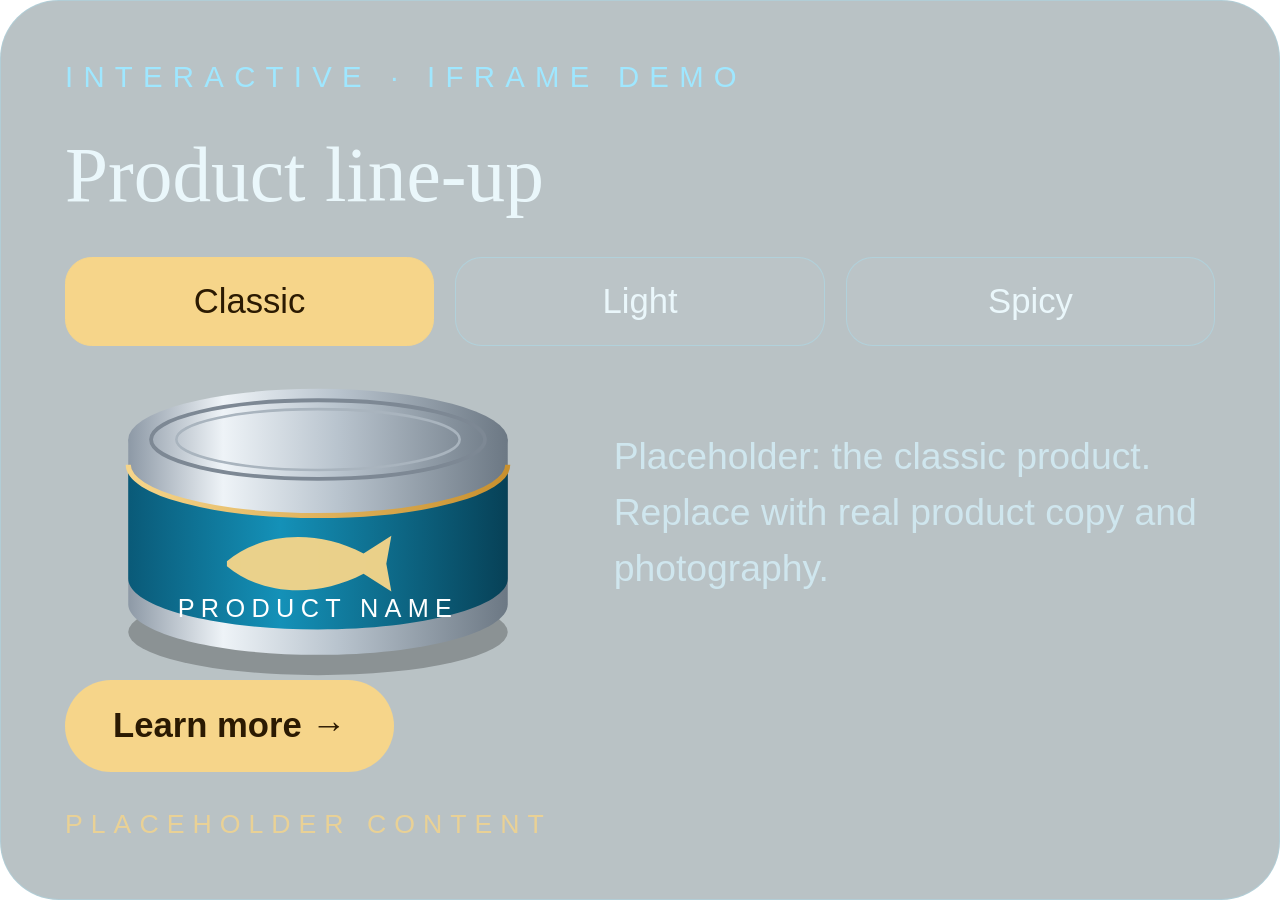
<file: assets/demo/product.html>
<!doctype html>
<html><head><meta charset="utf-8"><meta name="viewport" content="width=device-width,initial-scale=1">
<title>Product demo</title>
<style>
  /* everything is sized from the frame's width, so the page scales with the layer */
  html{font-size:calc(100vw / 24)}
  html,body{margin:0;height:100%;font-family:Inter,Segoe UI,Arial,sans-serif;color:#eaf7fb;background:transparent;overflow:hidden}
  .card{box-sizing:border-box;height:100%;padding:1.1rem 1.2rem;border-radius:1.1rem;background:rgba(6,36,49,.28);border:1px solid rgba(159,231,255,.3);display:flex;flex-direction:column;gap:.7rem}
  .k{font-size:.55rem;letter-spacing:.35em;color:#9fe7ff}
  h1{font-family:Georgia,serif;font-weight:400;font-size:1.45rem;margin:0}
  .tabs{display:flex;gap:.4rem}
  .tabs button{flex:1;padding:.45rem 0;border-radius:.5rem;border:1px solid rgba(159,231,255,.35);background:rgba(255,255,255,.04);color:#eaf7fb;font:inherit;font-size:.65rem;cursor:pointer}
  .tabs button.on{background:#f6d58a;color:#2b1a02;border-color:#f6d58a}
  .pane{flex:1;display:flex;gap:.8rem;align-items:center;min-height:0}
  .pane img{width:44%;flex:none}
  .pane p{margin:0;font-size:.7rem;line-height:1.5;color:#cfe6ee}
  .cta{align-self:flex-start;padding:.5rem .9rem;border-radius:999px;border:0;background:#f6d58a;color:#2b1a02;font:600 .65rem Inter,Arial,sans-serif;cursor:pointer}
  .cta:active{transform:scale(.97)}
  .small{font-size:.5rem;letter-spacing:.3em;color:#f6d58a;opacity:.8}
</style></head>
<body><div class="card">
  <div class="k">INTERACTIVE · IFRAME DEMO</div>
  <h1>Product line-up</h1>
  <div class="tabs"><button class="on" data-i="0">Classic</button><button data-i="1">Light</button><button data-i="2">Spicy</button></div>
  <div class="pane"><img src="can.svg" alt=""><p id="txt"></p></div>
  <button class="cta" id="cta">Learn more &rarr;</button>
  <div class="small">PLACEHOLDER CONTENT</div>
</div>
<script>
  const copy = ['Placeholder: the classic product. Replace with real product copy and photography.',
    'Placeholder: a lighter variant. This panel is its own HTML page shown in an iframe, so it can hold any web content.',
    'Placeholder: a spicy variant. Buttons, tabs, forms and links all work for visitors.'];
  const txt = document.getElementById('txt');
  const show = (i) => { txt.textContent = copy[i]; document.querySelectorAll('.tabs button').forEach((b) => b.classList.toggle('on', +b.dataset.i === i)); };
  document.querySelectorAll('.tabs button').forEach((b) => b.addEventListener('click', () => show(+b.dataset.i)));
  document.getElementById('cta').addEventListener('click', (e) => { e.target.textContent = 'Thanks! (demo button)'; });
  show(0);
</script></body></html>
</file>
